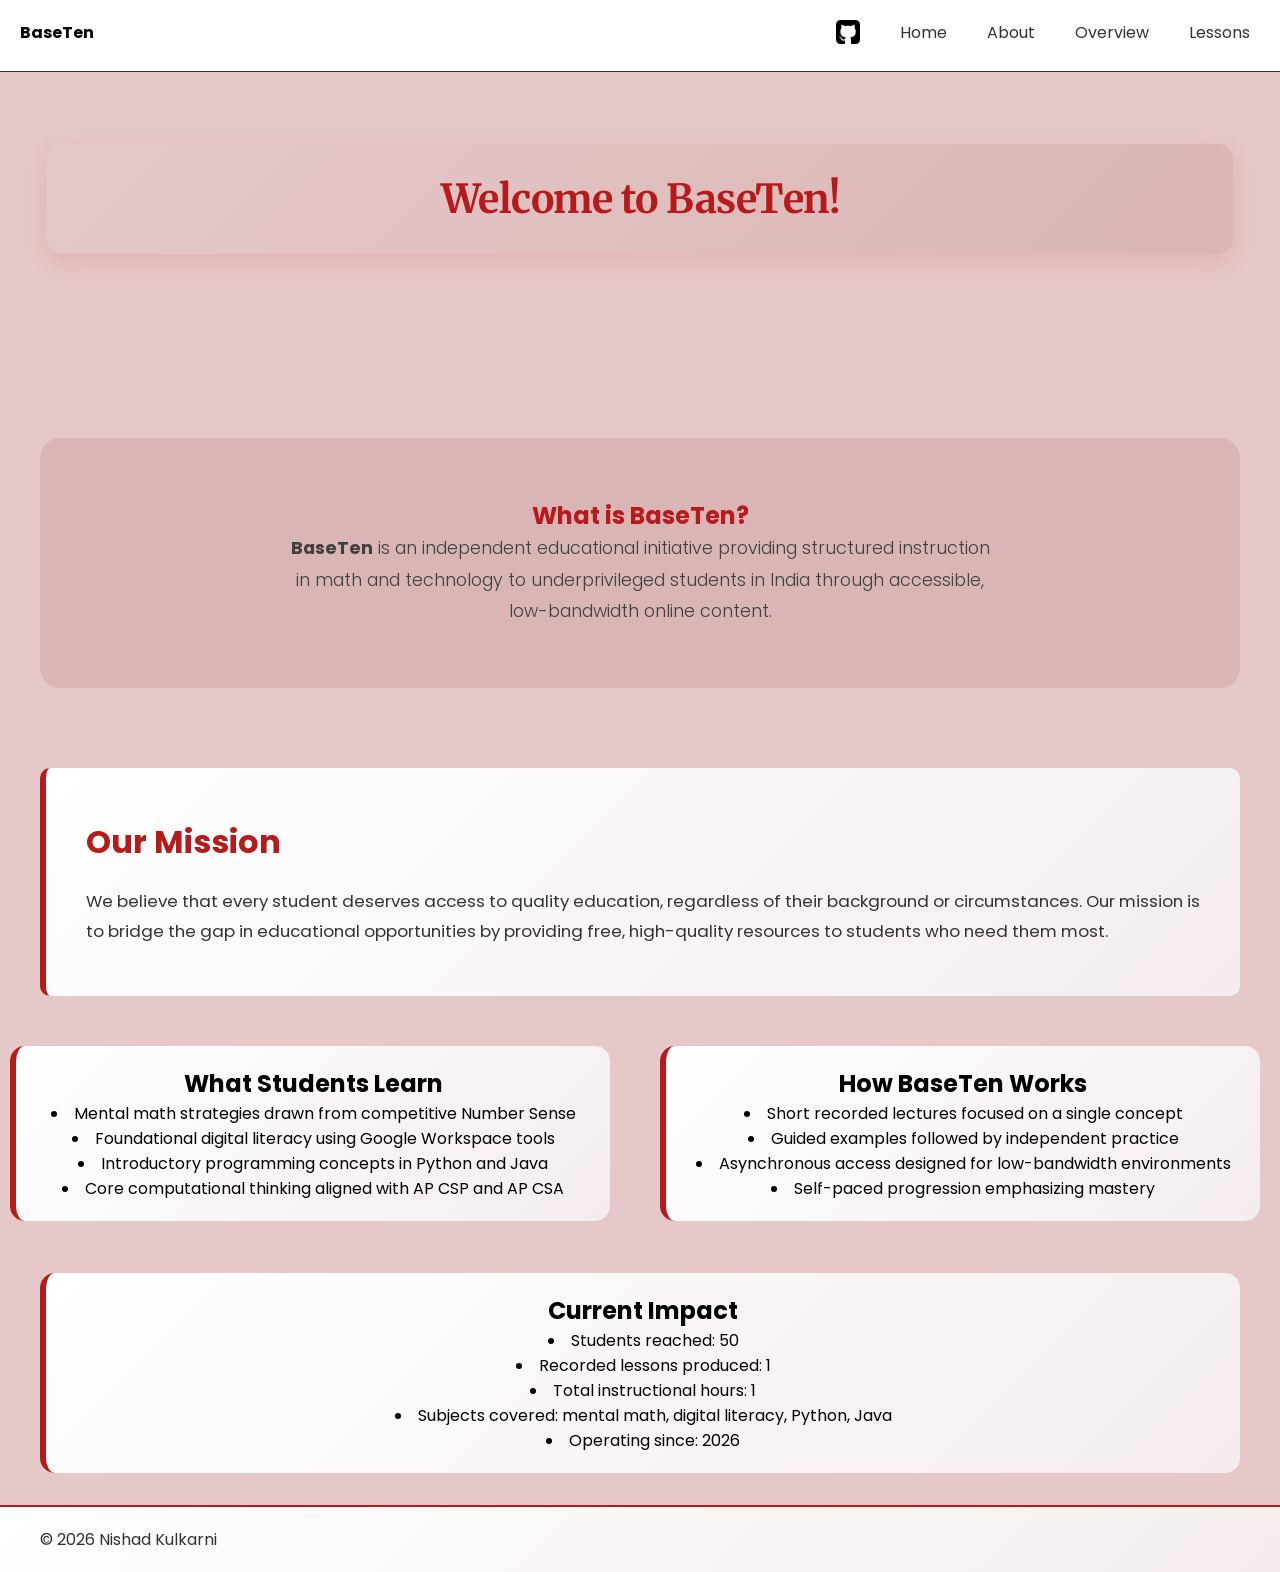
<file: index.html>
<!DOCTYPE html>
<html>
    
    <head>
      <link rel="stylesheet" href="css/styles.css">
      <meta name="viewport" content="width=device-width, initial-scale=1.0" />
      <meta charset="UTF-8"> 
      <title>BaseTen</title>
    </head>
    <body>
        <nav class="nav">
          <ul>
            <li>
              BaseTen
            </li>
            <li><a href="https://github.com/nishad-kulkarni">
              <img src="img/github-sign.png" alt="GitHub">
            </a></li>
            <li class = "nav-item1"><a href="index.html">
              Home
            </a></li>
           <li><a href="about.html">
              About
            </a></li>
            <li><a href="overview.html">
              Overview
            </a></li>
            <li><a href="lessons.html">
              Lessons
            </a></li>
          </ul>
        </nav>
        <header class = "site-header">
        <h1 class = "welcome">Welcome to BaseTen!</h1>
        </header>
        <main>
        <section class="hero-section">
          <div class="hero-card">
            <h1>What is BaseTen?</h1>
            <p class="hero-description"><strong>BaseTen</strong> is an independent educational initiative providing structured instruction in math and technology to underprivileged students in India through accessible, low-bandwidth online content.</p>
          </div>
        </section>
        <section class="mission-section">
          <div class="mission-card">
          <h2>Our Mission</h2>
            <p class="mission-text">We believe that every student deserves access to quality education, regardless of their background or circumstances. Our mission is to bridge the gap in educational opportunities by providing free, high-quality resources to students who need them most.</p>
          </div>
        </section>
       <div class = "x">
       <section class = "left">
    <h2>What Students Learn</h2>
    <ul>
        <li>Mental math strategies drawn from competitive Number Sense</li>
        <li>Foundational digital literacy using Google Workspace tools</li>
        <li>Introductory programming concepts in Python and Java</li>
        <li>Core computational thinking aligned with AP CSP and AP CSA</li>
    </ul>

    </section>
    <section class = "right">
    <h2>How BaseTen Works</h2>
    <ul>
        <li>Short recorded lectures focused on a single concept</li>
        <li>Guided examples followed by independent practice</li>
        <li>Asynchronous access designed for low-bandwidth environments</li>
        <li>Self-paced progression emphasizing mastery</li>
    </ul>
  </section>
  </div>
      <section class = "quant">
      <h2>Current Impact</h2>
        <ul>
          <li>Students reached: 50</li>
          <li>Recorded lessons produced: 1</li>
          <li>Total instructional hours: 1</li>
          <li>Subjects covered: mental math, digital literacy, Python, Java</li>
          <li>Operating since: 2026</li>
        </ul>
      </section>
    </main>
    <footer>
      <p>&copy; 2026 Nishad Kulkarni</p>
  </footer>
    </body>
</html>
</file>
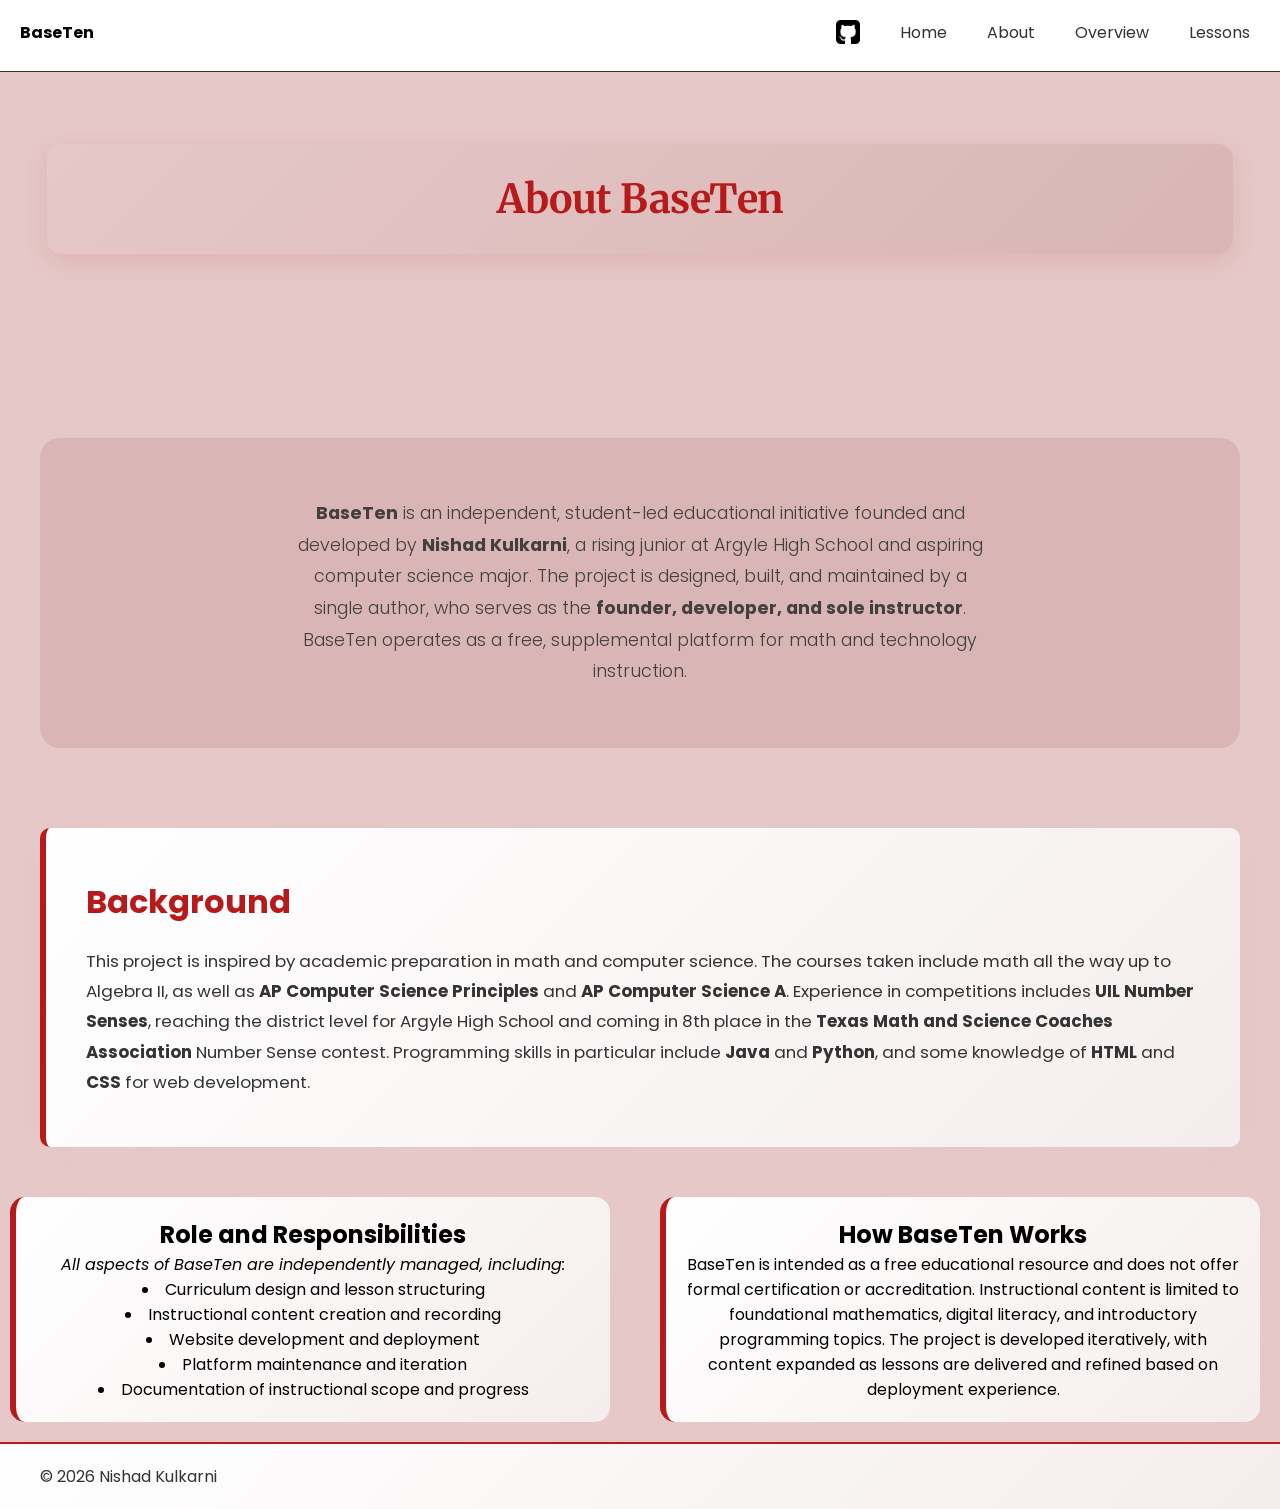
<file: about.html>
<!DOCTYPE html>
<html lang="en">
<head>
    <meta charset="UTF-8">
    <meta name="viewport" content="width=device-width, initial-scale=1.0">
    <title>BaseTen - About</title>
    <link rel="stylesheet" href="css/styles.css">
</head>
<body>
    <nav class="nav">
          <ul>
            <li>
              BaseTen
            </li>
            <li><a href="https://github.com/nishad-kulkarni">
              <img src="img/github-sign.png" alt="GitHub">
            </a></li>
            <li class = "nav-item1"><a href="index.html">
              Home
            </a></li>
           <li><a href="about.html">
              About
            </a></li>
            <li><a href="overview.html">
              Overview
            </a></li>
            <li><a href="lessons.html">
              Lessons
            </a></li>
          </ul>
        </nav>
        <header class = "site-header">
        <h1 class = "welcome">About BaseTen</h1>
        </header>
        <main>
        <section class="hero-section">
          <div class="hero-card">
            <p class="hero-description"><strong>BaseTen</strong> is an independent, student-led educational initiative founded and developed by <strong>Nishad Kulkarni</strong>, a rising junior at Argyle High School and aspiring computer science major. The project is designed, built, and maintained by a single author, who serves as the <strong>founder, developer, and sole instructor</strong>. BaseTen operates as a free, supplemental platform for math and technology instruction.</p>
          </div>
        </section>
        <section class="mission-section">
          <div class="mission-card">
          <h2>Background</h2>
            <p class="mission-text">This project is inspired by academic preparation in math and computer science. The courses taken include math all the way up to Algebra II, as well as <strong>AP Computer Science Principles</strong> and <strong>AP Computer Science A</strong>. Experience in competitions includes <strong>UIL Number Senses</strong>, reaching the district level for Argyle High School and coming in 8th place in the <strong>Texas Math and Science Coaches Association</strong> Number Sense contest. Programming skills in particular include <strong>Java</strong> and <strong>Python</strong>, and some knowledge of <strong>HTML</strong> and <strong>CSS</strong> for web development.</p>
          </div>
        </section>
        <div class = "x">
       <section class = "left">
    <h2>Role and Responsibilities</h2>
    <ul>
       <em>All aspects of BaseTen are independently managed, including:</em>
        <li>Curriculum design and lesson structuring</li>
        <li>Instructional content creation and recording</li>
        <li>Website development and deployment</li>
        <li>Platform maintenance and iteration</li>
        <li>Documentation of instructional scope and progress</li>
    </ul>

    </section>
    <section class = "right">
    <h2>How BaseTen Works</h2>
    <ul>
        <p>BaseTen is intended as a free educational resource and does not offer formal certification or accreditation. Instructional content is limited to foundational mathematics, digital literacy, and introductory programming topics. The project is developed iteratively, with content expanded as lessons are delivered and refined based on deployment experience.</p>
    </ul>
  </section>
  </div>
</main>
  <footer>
      <p>&copy; 2026 Nishad Kulkarni</p>
  </footer>
</body>
</html>
</file>
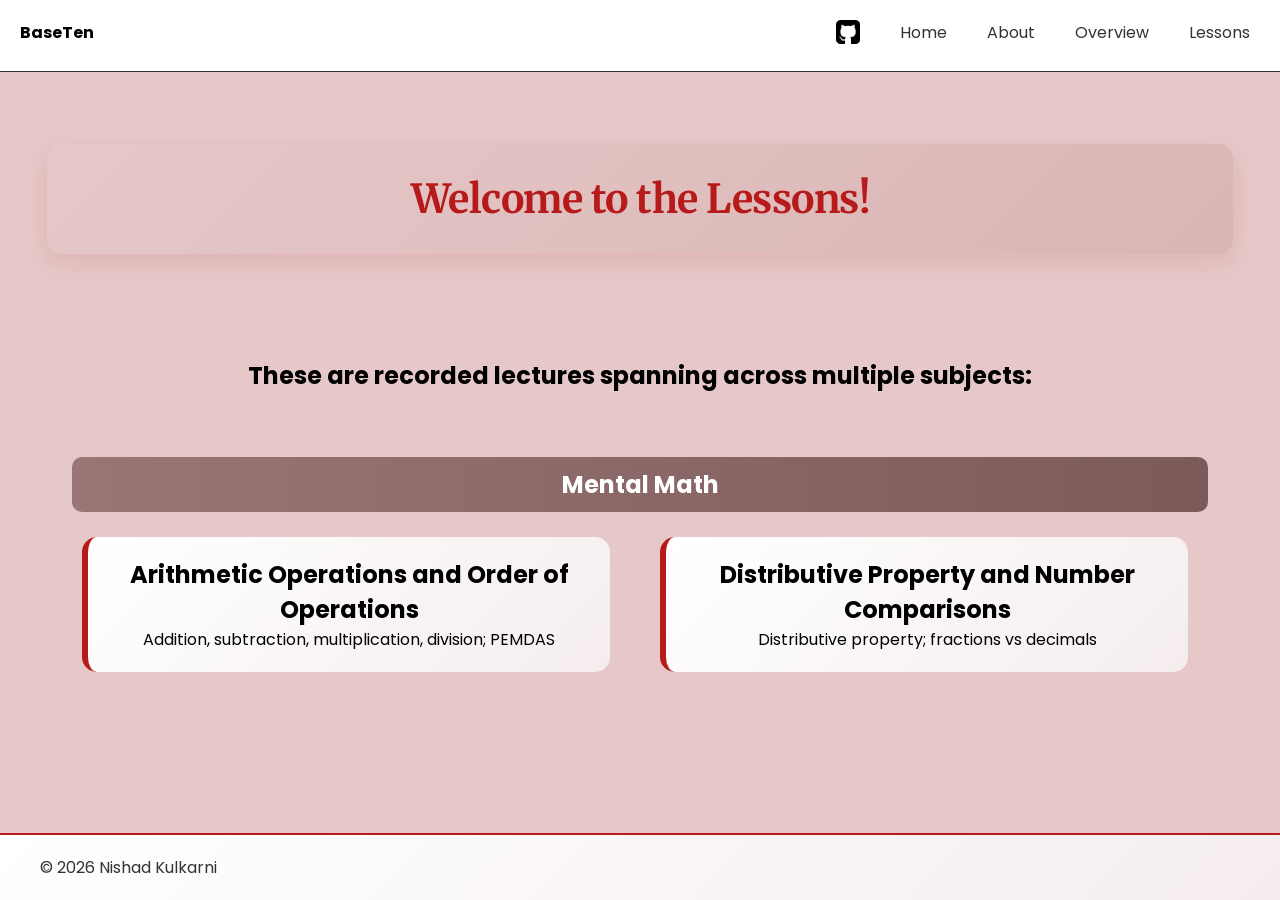
<file: lessons.html>
<!DOCTYPE html>
<html lang="en">
<head>
    <meta charset="UTF-8">
    <meta name="viewport" content="width=device-width, initial-scale=1.0">
    <title>BaseTen - Lessons</title>
    <link rel="stylesheet" href="css/styles.css">
</head>
<body>
    <nav class="nav">
          <ul>
            <li>
              BaseTen
            </li>
            <li><a href="https://github.com/nishad-kulkarni">
              <img src="img/github-sign.png" alt="GitHub">
            </a></li>
            <li class = "nav-item1"><a href="index.html">
              Home
            </a></li>
           <li><a href="about.html">
              About
            </a></li>
            <li><a href="overview.html">
              Overview
            </a></li>
            <li><a href="lessons.html">
              Lessons
            </a></li>
          </ul>
        </nav>
    <header>
        <h1 class = "welcome">Welcome to the Lessons!</h1>
    </header>
    <main>
    <h2 style = "text-align: center;">These are recorded lectures spanning across multiple subjects:</h2>
    <section>
        <h2 class = "subheading">Mental Math</h2>
        <div class="x">
            <div class="left">
                <a href = "https://www.youtube.com/channel/UCtfkL_u57kJPPaK_54YIhzg">
                <h2>Arithmetic Operations and Order of Operations</h2>
                <p>Addition, subtraction, multiplication, division; PEMDAS</p>
                </a>
            </div>
            <div class="right">
                <a href = "https://www.youtube.com/channel/UCtfkL_u57kJPPaK_54YIhzg">
                <h2>Distributive Property and Number Comparisons</h2>
                <p>Distributive property; fractions vs decimals</p>
                </a>
            </div>
        </div>
    </section>
    </main>
    <footer>
      <p>&copy; 2026 Nishad Kulkarni</p>
  </footer>
</body>
</html>
</file>
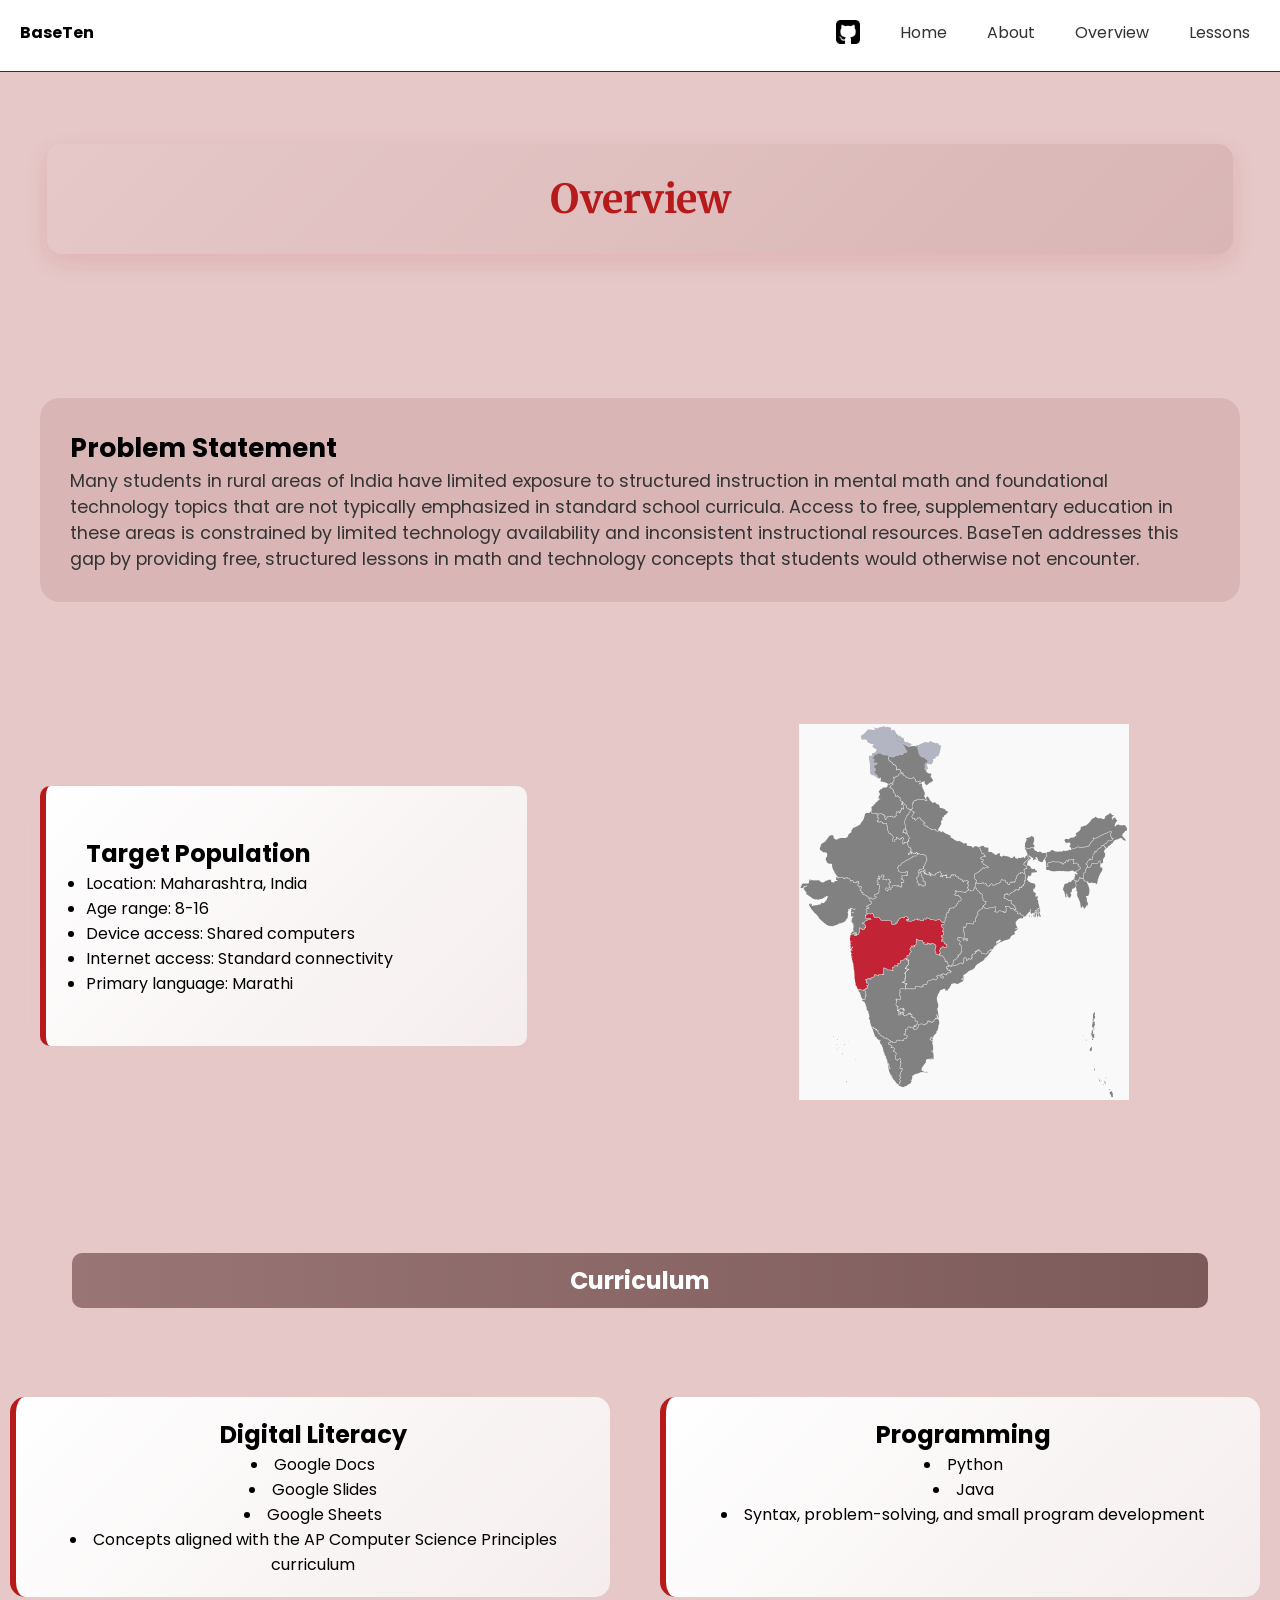
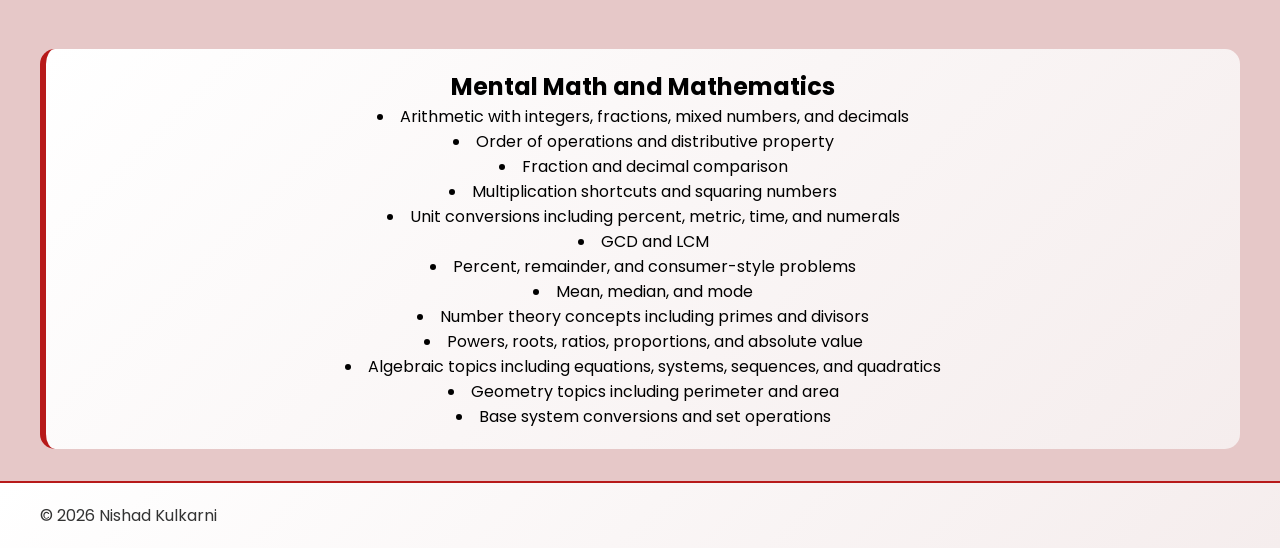
<file: overview.html>
<!DOCTYPE html>
<html lang="en">
<head>
    <meta charset="UTF-8">
    <meta name="viewport" content="width=device-width, initial-scale=1.0">
    <title>BaseTen - Overview</title>
    <link rel="stylesheet" href="css/styles.css">
</head>
<body>
    <nav class="nav">
          <ul>
            <li>
              BaseTen
            </li>
            <li><a href="https://github.com/nishad-kulkarni">
              <img src="img/github-sign.png" alt="GitHub">
            </a></li>
            <li class = "nav-item1"><a href="index.html">
              Home
            </a></li>
           <li><a href="about.html">
              About
            </a></li>
            <li><a href="overview.html">
              Overview
            </a></li>
            <li><a href="lessons.html">
              Lessons
            </a></li>
          </ul>
        </nav>
        <header class = "site-header">
        <h1 class = "welcome">Overview</h1>
    </header>
    <main>
    <section class="overview-section">
        <div class = "problem-card">
            <h1>Problem Statement</h1>
            <p class = "problem-desc">Many students in rural areas of India have limited exposure to structured instruction in mental math and foundational technology topics that are not typically emphasized in standard school curricula. Access to free, supplementary education in these areas is constrained by limited technology availability and inconsistent instructional resources. BaseTen addresses this gap by providing free, structured lessons in math and technology concepts that students would otherwise not encounter.</p>
        </div>
    </section>
    <div class = "target">
        <section class = "pop">
            <h2>Target Population</h2>
        <ul>
        <li>Location: Maharashtra, India</li>
        <li>Age range: 8-16</li>
        <li>Device access: Shared computers</li>
        <li>Internet access: Standard connectivity</li>
        <li>Primary language: Marathi</li>
    </ul>
        </section>
        <section class = "image1">
            <img src="img/IN-MH.svg.png" alt="Maharashtra, India">
        </section>
    </div>
    <section>
        <h1 class = "subheading">Curriculum</h1>
    </section>
    <div class = "x">
       <section class = "left">
    <h2>Digital Literacy</h2>
    <ul>
        <li>Google Docs</li>
        <li>Google Slides</li>
        <li>Google Sheets</li>
        <li>Concepts aligned with the AP Computer Science Principles curriculum</li>
    </ul>

    </section>
    <section class = "right">
    <h2>Programming</h2>
    <ul>
        <li>Python</li>
        <li>Java</li>
        <li>Syntax, problem-solving, and small program development</li>
    </ul>
  </section>
  </div>
      <section class = "quant">
      <h2>Mental Math and Mathematics</h2>
        <ul>
          <li>Arithmetic with integers, fractions, mixed numbers, and decimals</li>
          <li>Order of operations and distributive property</li>
          <li>Fraction and decimal comparison</li>
          <li>Multiplication shortcuts and squaring numbers</li>
          <li>Unit conversions including percent, metric, time, and numerals</li>
          <li>GCD and LCM</li>
          <li>Percent, remainder, and consumer-style problems</li>
          <li>Mean, median, and mode</li>
          <li>Number theory concepts including primes and divisors</li>
          <li>Powers, roots, ratios, proportions, and absolute value</li>
          <li>Algebraic topics including equations, systems, sequences, and quadratics</li>
          <li>Geometry topics including perimeter and area</li>
          <li>Base system conversions and set operations</li>    
        </ul>
      </section>
    </main>
    <footer>
      <p>&copy; 2026 Nishad Kulkarni</p>
  </footer>
</body>
</html>
</file>
<file: css/styles.css>
@import url('https://fonts.googleapis.com/css2?family=Merriweather:ital,opsz,wght@0,18..144,300..900;1,18..144,300..900&display=swap');
@import url('https://fonts.googleapis.com/css2?family=Poppins:ital,wght@0,100;0,200;0,300;0,400;0,500;0,600;0,700;0,800;0,900;1,100;1,200;1,300;1,400;1,500;1,600;1,700;1,800;1,900&display=swap');

* {
    margin: 0;
    padding: 0;
    box-sizing: border-box;
}
:root {
    --primary-color: #b71a1a;
    --secondary-color: #e6c8c8;
    --text-color: #333;
}
html {
    font-family: Poppins, Merriweather, sans-serif;
}
.welcome {
    font-family: Merriweather, Poppins, sans-serif;
    padding: 30px 40px;
    border-radius: 15px;
    margin: 80px 15px 40px 15px;
    text-align: center;
    background: linear-gradient(135deg, var(--secondary-color) 0%, #d9b5b5 100%);
    border: none;
    box-shadow: 0 8px 24px rgba(183, 26, 26, 0.12);
    font-size: 2.5em;
    font-weight: 700;
    color: var(--primary-color);
    letter-spacing: -0.5px;
    transition: all 0.3s ease;
}
.welcome:hover {
    box-shadow: 0 12px 32px rgba(183, 26, 26, 0.18);
    transform: translateY(-3px);
    background: linear-gradient(135deg, #d9b5b5 0%, #c9a5a5 100%);
}
.text-container p {
    text-align: center;
    font-size: 16px;
    font-weight: normal;
    margin: 5px 0px 0px 20px;
    
}
/* Navigation */
.nav {
    position: fixed;
    top: 0;
    width: 100%;
    background-color: #ffffff;
    z-index: 1000;
    border-bottom: 1px solid var(--text-color);
}
.nav ul {
  list-style: none;
  display: flex;
  gap: 20px;
  padding: 10px;
  margin: 10px;
  justify-content: center;

}
.nav a {
    font-family: "Poppins", sans-serif;
    text-decoration: none;
    color: var(--text-color);
    padding: 10px 10px;
    transition: all 0.3s ease;
}
.nav a img {
    width: 24px;
    height: 24px;
}

.nav a:hover {
    color: var(--primary-color);
    font-size: 1.1em;
}
nav li:first-child {
    margin-right: auto;
    font-weight: bold;
}

header, section {
    margin: 2em auto;
    width: min(75em, 100%);
    background-color: var(--secondary-color); 
    padding: min(2em, 15%);
}
.flex-container {
    display: flex;
    justify-content: space-between;
    align-items: center;
    flex: 0 1 34em;
}
body {
  margin: 0;
  padding: 0;
  width: 100%;
  min-height: 100vh;
  display: flex;
  flex-direction: column;
  background-color: var(--secondary-color);
  overflow-x: hidden;
}
body > header,
body > main,
body > footer {
  width: 100%;
}
main {
    flex: 1;
    display: flex;
    flex-direction: column;
}

.x {
    display: flex;
    gap: 20px;

}
.left, .right {
    border-left: 6px solid var(--primary-color);
    flex: 2;
    text-align: center;
    background: linear-gradient(135deg, #ffffff 0%, #f5eded 100%);
    padding: 20px;
    margin: 10px 20px 20px 10px;
    border-radius: 15px;
    transition: all 0.3s ease;
    background: linear-gradient(135deg, #ffffff 0%, #f5eded 100%);
}
.x ul {
    list-style-position: inside;
    padding: 0;
    margin: 0;
}
.left a, .right a{
    text-decoration: none;
    color: black;
}
.quant {
    border-left: 6px solid var(--primary-color);
    text-align: center;
    list-style-position: inside;
    display: block;
    padding: 20px;

    border-radius: 15px;
    background: linear-gradient(135deg, #ffffff 0%, #f5eded 100%);
    transition: all 0.3s ease;
}
.subheading {
    font-family: Poppins, Merriweather, sans-serif;
    text-align: center;
    margin: 0 0 15px 0;
    font-size: 1.5em;
}
#subject-title {
    font-family: Poppins, Merriweather, sans-serif;
    text-align: center;
    margin: 20px 0;
    font-size: 2.5em;
}
/* Hero Section */
.hero-section {
    background: #d9b5b5;
    padding: 60px 20px;
    margin: 80px auto 40px;
    width: min(75em, 100%);
    border-radius: 20px;
}

.hero-card {
    text-align: center;
    color: var(--primary-color);
}

.hero-section .question {
    font-size: 2.5em;
    margin-bottom: 20px;
    font-weight: 700;
    letter-spacing: -0.5px;
    color: var(--primary-color);
}

.hero-description {
    font-size: 1.1em;
    line-height: 1.8;
    max-width: 700px;
    margin: 0 auto;
    font-weight: 300;
    color: var(--text-color);
    opacity: 0.9;
}
/* Mission Section */
.mission-section {
    margin: 40px auto;
    width: min(75em, 100%);
    padding: 0;
    background-color: transparent;
}

.mission-card, .pop {
    background: linear-gradient(135deg, #ffffff 0%, #f5eded 100%);
    border-left: 6px solid var(--primary-color);
    padding: 50px 40px;
    border-radius: 10px;
    box-shadow: 0 8px 24px rgba(230, 200, 200, 0.15);
    transition: all 0.3s ease;
}

.mission-card:hover, .left:hover, .right:hover, .quant:hover, .pop:hover {
    box-shadow: 0 12px 32px rgba(230, 200, 200, 0.25);
    transform: translateY(-4px);
    background: linear-gradient(135deg, #faf8f7 0%, #f0e5dd 100%);
}

.mission-card h2 {
    color: var(--primary-color);
    font-size: 2em;
    margin-bottom: 20px;
    font-weight: 700;
}
.mission-text {
    font-size: 1.05em;
    line-height: 1.8;
    color: var(--text-color);
    font-weight: 400;
}
.overview-section {
    margin: 40px auto;
    width: min(75em, 100%);
    padding: 30px;
    background-color: #d9b5b5;
    border-radius: 20px;


}
.problem-card h1 {
    color: black;
}
.problem-card {
    font-size: 1.1em;
    text-align: left;
    color: var(--text-color)
}
.target {
    display: flex;
    justify-content: space-between;
    align-items: center;
    margin: 50px auto;
    width: min(75em, 100%);
    gap: 240px;
}
.image1 {
    width: 100%;
    margin: 0 auto;
}
.subheading {
    font-family: Poppins, Merriweather, sans-serif;
    text-align: center;
    margin: 0 0 15px 0;
    font-size: 1.5em;
    background: linear-gradient(90deg, #997575 0%, #7d5a5a 100%);
    border-radius: 10px;
    color: white;
    padding: 10px;
    transition: all 0.3s ease;
}
.subheading:hover {
  transform: translateY(-4px) scale(1.01);
  box-shadow: 0 14px 36px rgba(125,90,90,0.18);
  background: linear-gradient(90deg, #876161 0%, #6b4545 100%);
  letter-spacing: -0.4px;
}

/* Footer */
footer {
    background: linear-gradient(135deg, #ffffff 0%, #f5eded 100%);
    border-top: 2px solid var(--primary-color);
    padding: 20px 40px;
    width: 100%;
    box-sizing: border-box;
}
footer p {
    margin: 0;
    font-family: Poppins, Merriweather, sans-serif;
    color: var(--text-color);
}
main {
    flex: 1;
}
</file>
